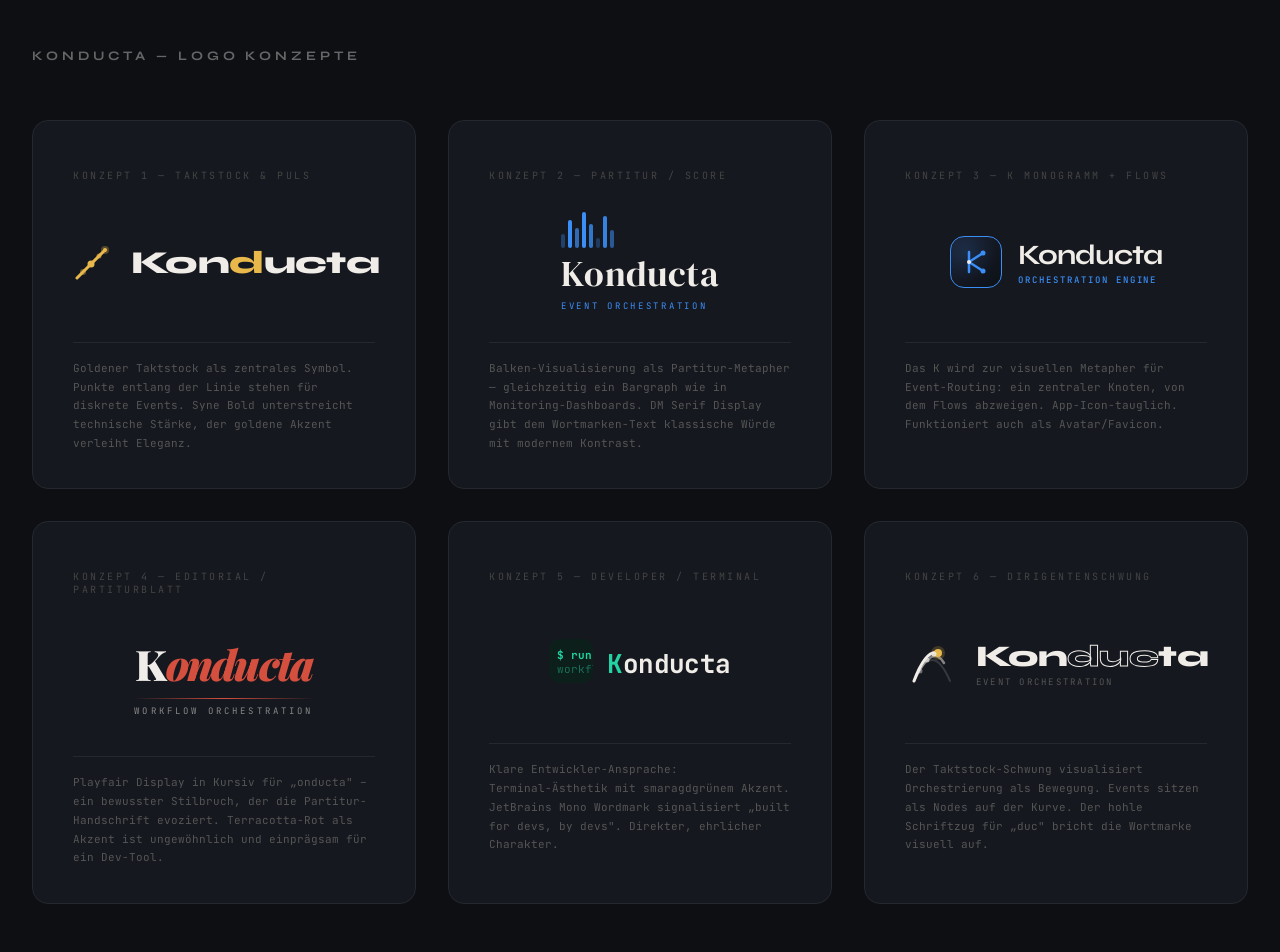
<file: HTML/index.html>
<!DOCTYPE html>
<html lang="de">
<head>
<meta charset="UTF-8">
<meta name="viewport" content="width=device-width, initial-scale=1.0">
<title>Konducta – Logo Konzepte</title>
<style>
  @import url('https://fonts.googleapis.com/css2?family=DM+Serif+Display:ital@0;1&family=JetBrains+Mono:wght@300;500;700&family=Syne:wght@400;700;800&family=Playfair+Display:wght@700;900&display=swap');

  * { box-sizing: border-box; margin: 0; padding: 0; }

  body {
    background: #0e0f13;
    color: #f0ede8;
    font-family: 'JetBrains Mono', monospace;
    min-height: 100vh;
    padding: 48px 32px;
  }

  h1 {
    font-family: 'Syne', sans-serif;
    font-size: 13px;
    letter-spacing: 0.3em;
    text-transform: uppercase;
    color: #666;
    margin-bottom: 56px;
  }

  .grid {
    display: grid;
    grid-template-columns: repeat(auto-fit, minmax(340px, 1fr));
    gap: 32px;
  }

  .card {
    background: #16181f;
    border: 1px solid #252830;
    border-radius: 16px;
    padding: 48px 40px 36px;
    display: flex;
    flex-direction: column;
    gap: 20px;
  }

  .card-label {
    font-size: 10px;
    letter-spacing: 0.25em;
    text-transform: uppercase;
    color: #444;
  }

  .logo-area {
    display: flex;
    align-items: center;
    justify-content: center;
    min-height: 120px;
  }

  .desc {
    font-size: 11px;
    color: #555;
    line-height: 1.7;
    border-top: 1px solid #252830;
    padding-top: 16px;
  }

  /* ── Concept 1: Conductor Baton + Waveform ── */
  .logo-1 {
    display: flex;
    align-items: center;
    gap: 14px;
  }
  .logo-1 .icon-1 {
    width: 48px;
    height: 48px;
    position: relative;
    flex-shrink: 0;
  }
  .logo-1 .wordmark {
    font-family: 'Syne', sans-serif;
    font-size: 32px;
    font-weight: 800;
    letter-spacing: -0.02em;
    color: #f0ede8;
  }
  .logo-1 .wordmark span { color: #e8b84b; }

  /* ── Concept 2: Score Lines ── */
  .logo-2 {
    display: flex;
    flex-direction: column;
    align-items: flex-start;
    gap: 8px;
  }
  .logo-2 .score {
    display: flex;
    gap: 3px;
    align-items: flex-end;
    height: 36px;
  }
  .logo-2 .bar {
    width: 4px;
    border-radius: 2px;
    background: #3a8ef6;
  }
  .logo-2 .wordmark {
    font-family: 'DM Serif Display', serif;
    font-size: 36px;
    letter-spacing: 0.01em;
    color: #f0ede8;
    line-height: 1;
  }
  .logo-2 .tag {
    font-family: 'JetBrains Mono', monospace;
    font-size: 9px;
    letter-spacing: 0.3em;
    text-transform: uppercase;
    color: #3a8ef6;
  }

  /* ── Concept 3: K Monogram with flow lines ── */
  .logo-3 {
    display: flex;
    align-items: center;
    gap: 16px;
  }
  .logo-3 .monogram {
    width: 52px; height: 52px;
    border-radius: 14px;
    background: linear-gradient(135deg, #1a1f2e 0%, #0d1117 100%);
    border: 1.5px solid #3a8ef6;
    display: flex; align-items: center; justify-content: center;
    position: relative;
    overflow: hidden;
    flex-shrink: 0;
  }
  .logo-3 .monogram::before {
    content: '';
    position: absolute;
    inset: 0;
    background: radial-gradient(circle at 30% 30%, rgba(58,142,246,0.15), transparent 60%);
  }
  .logo-3 .monogram svg { position: relative; z-index: 1; }
  .logo-3 .right { display: flex; flex-direction: column; gap: 2px; }
  .logo-3 .wordmark {
    font-family: 'Syne', sans-serif;
    font-size: 28px;
    font-weight: 700;
    letter-spacing: -0.03em;
    color: #f0ede8;
  }
  .logo-3 .sub {
    font-size: 9px;
    letter-spacing: 0.22em;
    text-transform: uppercase;
    color: #3a8ef6;
    font-weight: 500;
  }

  /* ── Concept 4: Minimal Wordmark ── */
  .logo-4 {
    display: flex;
    flex-direction: column;
    align-items: center;
    gap: 6px;
  }
  .logo-4 .wordmark {
    font-family: 'Playfair Display', serif;
    font-size: 42px;
    font-weight: 900;
    letter-spacing: -0.04em;
    color: #f0ede8;
    position: relative;
  }
  .logo-4 .wordmark .accent { color: #d44f3e; font-style: italic; }
  .logo-4 .rule {
    width: 100%;
    height: 1.5px;
    background: linear-gradient(90deg, transparent, #d44f3e, transparent);
  }
  .logo-4 .sub {
    font-family: 'JetBrains Mono', monospace;
    font-size: 9px;
    letter-spacing: 0.35em;
    text-transform: uppercase;
    color: #888;
  }

  /* ── Concept 5: Circuit / event routing ── */
  .logo-5 {
    display: flex;
    align-items: center;
    gap: 14px;
  }
  .logo-5 .icon { flex-shrink: 0; }
  .logo-5 .wordmark {
    font-family: 'JetBrains Mono', monospace;
    font-size: 26px;
    font-weight: 700;
    letter-spacing: -0.02em;
    color: #f0ede8;
  }
  .logo-5 .wordmark .k { color: #22d3a3; }

  /* ── Concept 6: Orchestral arc ── */
  .logo-6 {
    display: flex;
    align-items: center;
    gap: 16px;
  }
  .logo-6 .emblem {
    width: 56px; height: 56px;
    flex-shrink: 0;
  }
  .logo-6 .wordmark {
    font-family: 'Syne', sans-serif;
    font-size: 30px;
    font-weight: 800;
    letter-spacing: -0.02em;
    color: #f0ede8;
  }
  .logo-6 .wordmark em {
    font-style: normal;
    color: transparent;
    -webkit-text-stroke: 1px #f0ede8;
  }
  .logo-6 .sub {
    font-size: 9px;
    letter-spacing: 0.25em;
    text-transform: uppercase;
    color: #555;
    margin-top: 2px;
  }

</style>
</head>
<body>

<h1>Konducta — Logo Konzepte</h1>

<div class="grid">

  <!-- Concept 1: Baton + event pulse -->
  <div class="card">
    <div class="card-label">Konzept 1 — Taktstock &amp; Puls</div>
    <div class="logo-area">
      <div class="logo-1">
        <div class="icon-1">
          <svg width="48" height="48" viewBox="0 0 48 48" fill="none">
            <!-- baton diagonal -->
            <line x1="8" y1="40" x2="36" y2="12" stroke="#e8b84b" stroke-width="3" stroke-linecap="round"/>
            <!-- event pulse dots on the baton -->
            <circle cx="14" cy="34" r="3" fill="#e8b84b" opacity="0.4"/>
            <circle cx="22" cy="26" r="3.5" fill="#e8b84b"/>
            <circle cx="30" cy="18" r="2.5" fill="#e8b84b" opacity="0.6"/>
            <!-- tip glow -->
            <circle cx="36" cy="12" r="4" fill="#e8b84b" opacity="0.3"/>
            <circle cx="36" cy="12" r="2" fill="#e8b84b"/>
          </svg>
        </div>
        <div class="wordmark">Kon<span>d</span>ucta</div>
      </div>
    </div>
    <div class="desc">Goldener Taktstock als zentrales Symbol. Punkte entlang der Linie stehen für diskrete Events. Syne Bold unterstreicht technische Stärke, der goldene Akzent verleiht Eleganz.</div>
  </div>

  <!-- Concept 2: Score bars -->
  <div class="card">
    <div class="card-label">Konzept 2 — Partitur / Score</div>
    <div class="logo-area">
      <div class="logo-2">
        <div class="score">
          <!-- bars of different heights = musical bars = workflow steps -->
          <div class="bar" style="height:14px;opacity:.35;background:#3a8ef6"></div>
          <div class="bar" style="height:28px;background:#3a8ef6"></div>
          <div class="bar" style="height:20px;opacity:.7;background:#3a8ef6"></div>
          <div class="bar" style="height:36px;background:#3a8ef6"></div>
          <div class="bar" style="height:24px;opacity:.8;background:#3a8ef6"></div>
          <div class="bar" style="height:10px;opacity:.3;background:#3a8ef6"></div>
          <div class="bar" style="height:32px;opacity:.9;background:#3a8ef6"></div>
          <div class="bar" style="height:18px;opacity:.55;background:#3a8ef6"></div>
        </div>
        <div class="wordmark">Konducta</div>
        <div class="tag">Event Orchestration</div>
      </div>
    </div>
    <div class="desc">Balken-Visualisierung als Partitur-Metapher — gleichzeitig ein Bargraph wie in Monitoring-Dashboards. DM Serif Display gibt dem Wortmarken-Text klassische Würde mit modernem Kontrast.</div>
  </div>

  <!-- Concept 3: K Monogram -->
  <div class="card">
    <div class="card-label">Konzept 3 — K Monogramm + Flows</div>
    <div class="logo-area">
      <div class="logo-3">
        <div class="monogram">
          <svg width="30" height="30" viewBox="0 0 30 30" fill="none">
            <!-- K shape with flow lines branching out -->
            <line x1="8" y1="5" x2="8" y2="25" stroke="#3a8ef6" stroke-width="2.5" stroke-linecap="round"/>
            <line x1="8" y1="15" x2="22" y2="6" stroke="#3a8ef6" stroke-width="2.5" stroke-linecap="round"/>
            <line x1="8" y1="15" x2="22" y2="24" stroke="#3a8ef6" stroke-width="2.5" stroke-linecap="round"/>
            <!-- small node dots -->
            <circle cx="22" cy="6" r="2.5" fill="#3a8ef6"/>
            <circle cx="22" cy="24" r="2.5" fill="#3a8ef6"/>
            <circle cx="8" cy="15" r="2" fill="#f0ede8"/>
          </svg>
        </div>
        <div class="right">
          <div class="wordmark">Konducta</div>
          <div class="sub">Orchestration Engine</div>
        </div>
      </div>
    </div>
    <div class="desc">Das K wird zur visuellen Metapher für Event-Routing: ein zentraler Knoten, von dem Flows abzweigen. App-Icon-tauglich. Funktioniert auch als Avatar/Favicon.</div>
  </div>

  <!-- Concept 4: Editorial serif with red accent -->
  <div class="card">
    <div class="card-label">Konzept 4 — Editorial / Partiturblatt</div>
    <div class="logo-area">
      <div class="logo-4">
        <div class="wordmark">K<span class="accent">onducta</span></div>
        <div class="rule"></div>
        <div class="sub">Workflow Orchestration</div>
      </div>
    </div>
    <div class="desc">Playfair Display in Kursiv für „onducta" – ein bewusster Stilbruch, der die Partitur-Handschrift evoziert. Terracotta-Rot als Akzent ist ungewöhnlich und einprägsam für ein Dev-Tool.</div>
  </div>

  <!-- Concept 5: Mono / terminal style -->
  <div class="card">
    <div class="card-label">Konzept 5 — Developer / Terminal</div>
    <div class="logo-area">
      <div class="logo-5">
        <div class="icon">
          <svg width="44" height="44" viewBox="0 0 44 44" fill="none">
            <rect width="44" height="44" rx="10" fill="#0d1f1a"/>
            <!-- terminal prompt -->
            <text x="8" y="20" font-family="JetBrains Mono, monospace" font-size="11" fill="#22d3a3" font-weight="700">$ run</text>
            <text x="8" y="34" font-family="JetBrains Mono, monospace" font-size="11" fill="#22d3a3" font-weight="300" opacity="0.5">workflow</text>
          </svg>
        </div>
        <div class="wordmark"><span class="k">K</span>onducta</div>
      </div>
    </div>
    <div class="desc">Klare Entwickler-Ansprache: Terminal-Ästhetik mit smaragdgrünem Akzent. JetBrains Mono Wordmark signalisiert „built for devs, by devs". Direkter, ehrlicher Charakter.</div>
  </div>

  <!-- Concept 6: Arc / baton sweep -->
  <div class="card">
    <div class="card-label">Konzept 6 — Dirigentenschwung</div>
    <div class="logo-area">
      <div class="logo-6">
        <div class="emblem">
          <svg width="56" height="56" viewBox="0 0 56 56" fill="none">
            <!-- arc representing conductor's sweep -->
            <path d="M10 46 Q28 4 46 46" stroke="#f0ede8" stroke-width="2" fill="none" stroke-linecap="round" opacity="0.15"/>
            <path d="M10 46 Q28 8 40 28" stroke="#f0ede8" stroke-width="2.5" fill="none" stroke-linecap="round" opacity="0.5"/>
            <path d="M10 46 Q22 14 34 18" stroke="#f0ede8" stroke-width="3" fill="none" stroke-linecap="round"/>
            <!-- baton tip -->
            <circle cx="34" cy="18" r="4" fill="#e8b84b"/>
            <circle cx="34" cy="18" r="7" fill="#e8b84b" opacity="0.2"/>
            <!-- event nodes along path -->
            <circle cx="16" cy="36" r="2.5" fill="#f0ede8" opacity="0.4"/>
            <circle cx="23" cy="25" r="2.5" fill="#f0ede8" opacity="0.65"/>
            <circle cx="30" cy="19" r="2.5" fill="#f0ede8" opacity="0.85"/>
          </svg>
        </div>
        <div>
          <div class="wordmark">Kon<em>duc</em>ta</div>
          <div class="sub">Event Orchestration</div>
        </div>
      </div>
    </div>
    <div class="desc">Der Taktstock-Schwung visualisiert Orchestrierung als Bewegung. Events sitzen als Nodes auf der Kurve. Der hohle Schriftzug für „duc" bricht die Wortmarke visuell auf.</div>
  </div>

</div>

</body>
</html>
</file>
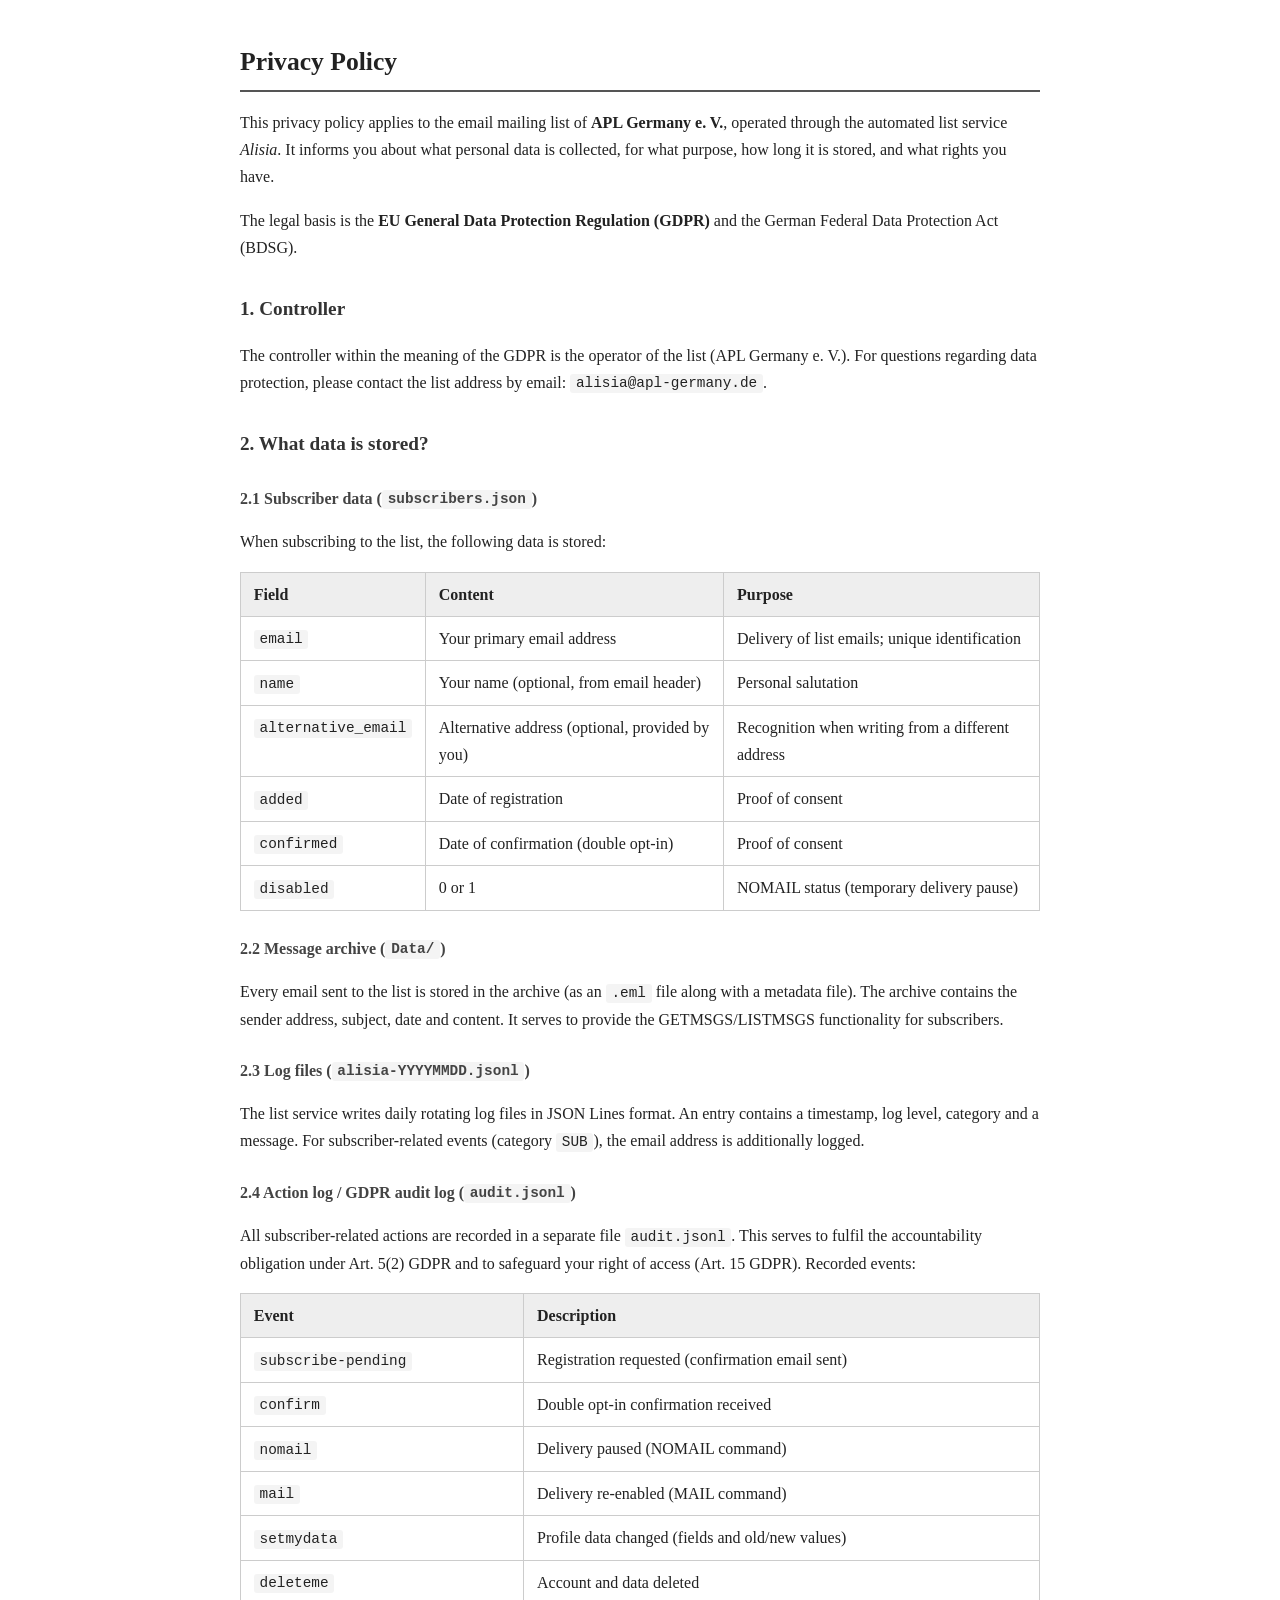
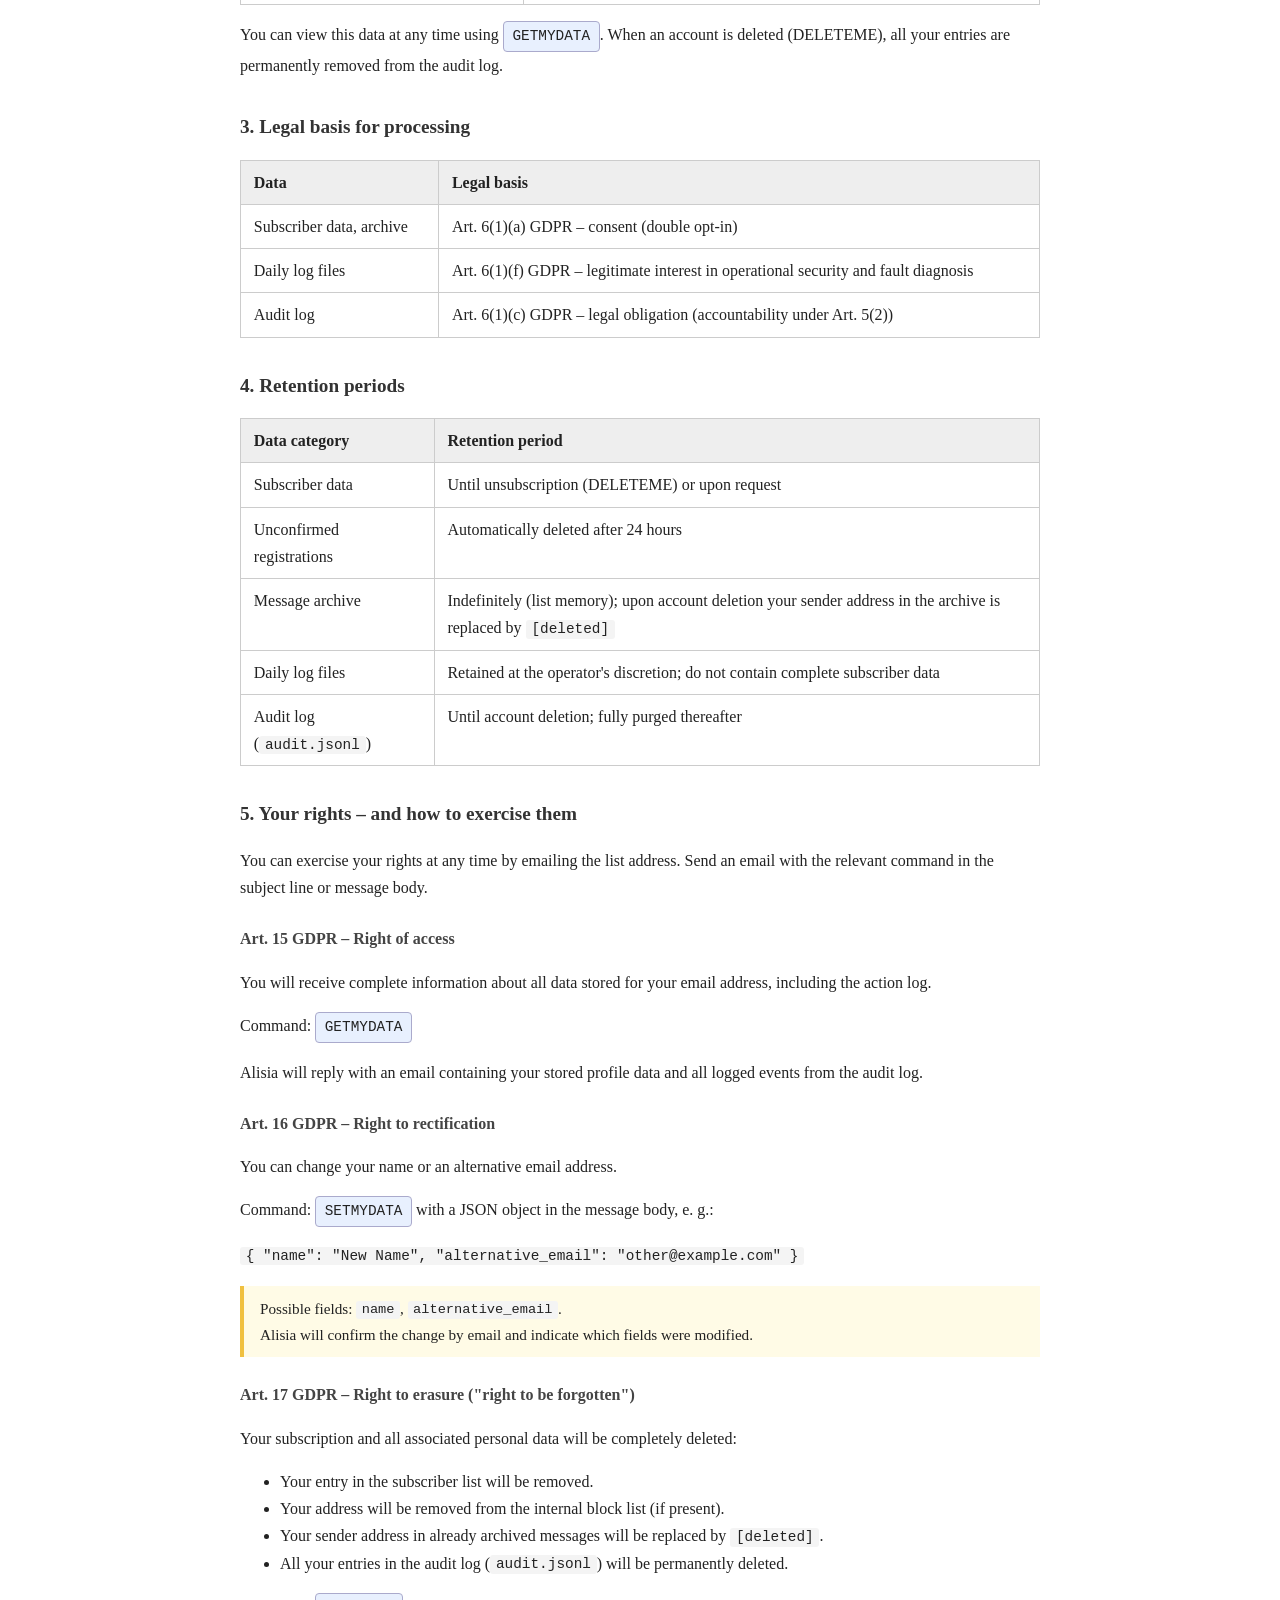
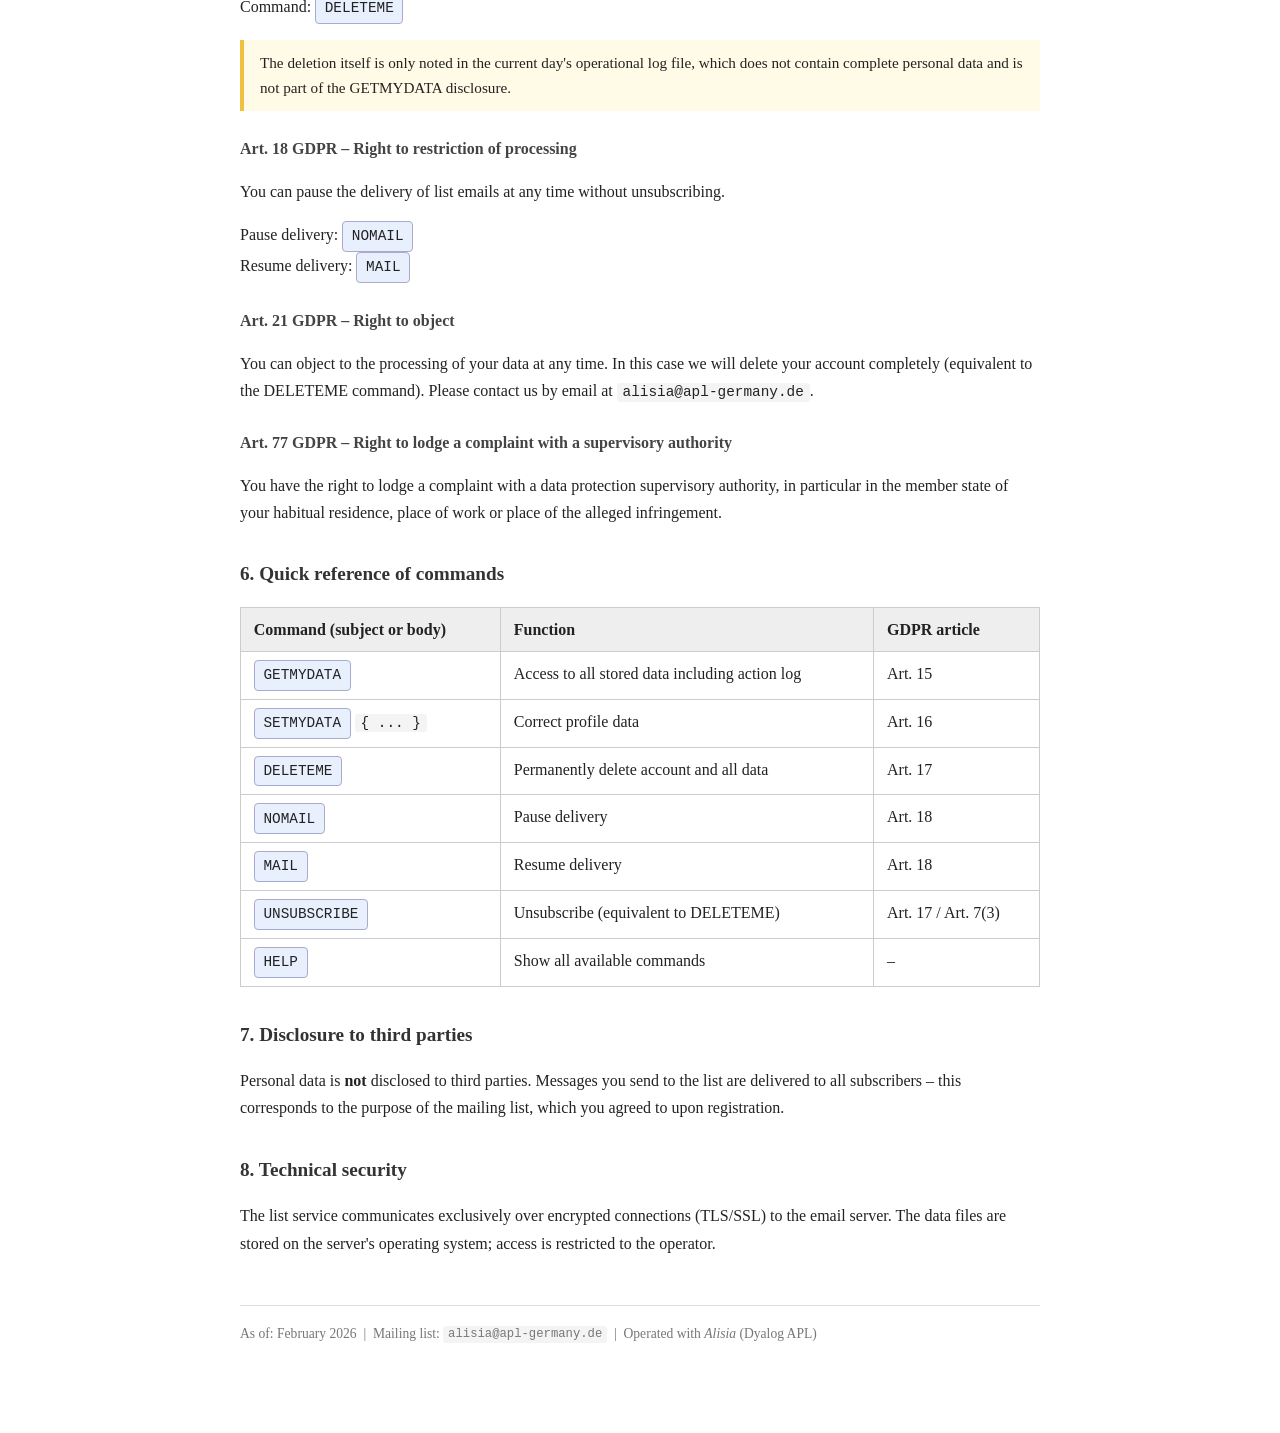
<file: HTML/gdpr.html>
<!DOCTYPE html>
<html lang="en">
<head>
  <meta charset="UTF-8">
  <meta name="viewport" content="width=device-width, initial-scale=1.0">
  <title>Privacy Policy – APL Germany Mailing List</title>
  <style>
    body {
      font-family: Georgia, 'Times New Roman', serif;
      font-size: 1rem;
      line-height: 1.7;
      color: #222;
      max-width: 800px;
      margin: 2rem auto;
      padding: 0 1.5rem 4rem;
    }
    h1 { font-size: 1.6rem; border-bottom: 2px solid #555; padding-bottom: .4rem; margin-top: 2.5rem; }
    h2 { font-size: 1.2rem; margin-top: 2rem; color: #333; }
    h3 { font-size: 1rem; margin-top: 1.5rem; color: #444; }
    code {
      font-family: 'Lucida Console', Monaco, monospace;
      background: #f4f4f4;
      padding: .1em .4em;
      border-radius: 3px;
      font-size: .9em;
    }
    table {
      border-collapse: collapse;
      width: 100%;
      margin: 1rem 0;
    }
    th, td {
      border: 1px solid #ccc;
      padding: .5rem .8rem;
      text-align: left;
      vertical-align: top;
    }
    th { background: #eee; font-weight: bold; }
    .cmd {
      display: inline-block;
      background: #e8f0fe;
      border: 1px solid #aac;
      border-radius: 4px;
      padding: .15em .6em;
      font-family: 'Lucida Console', Monaco, monospace;
      font-size: .9em;
    }
    .note {
      background: #fffbe6;
      border-left: 4px solid #f0c040;
      padding: .6rem 1rem;
      margin: 1rem 0;
      font-size: .95rem;
    }
    footer {
      margin-top: 3rem;
      font-size: .85rem;
      color: #777;
      border-top: 1px solid #ddd;
      padding-top: 1rem;
    }
  </style>
</head>
<body>

<h1>Privacy Policy</h1>
<p>
  This privacy policy applies to the email mailing list of <strong>APL Germany e.&nbsp;V.</strong>,
  operated through the automated list service <em>Alisia</em>.
  It informs you about what personal data is collected, for what purpose,
  how long it is stored, and what rights you have.
</p>
<p>
  The legal basis is the <strong>EU General Data Protection Regulation (GDPR)</strong> and the
  German Federal Data Protection Act (BDSG).
</p>

<h2>1. Controller</h2>
<p>
  The controller within the meaning of the GDPR is the operator of the list (APL Germany e.&nbsp;V.).
  For questions regarding data protection, please contact the list address by email:
  <code>alisia@apl-germany.de</code>.
</p>

<h2>2. What data is stored?</h2>

<h3>2.1 Subscriber data (<code>subscribers.json</code>)</h3>
<p>When subscribing to the list, the following data is stored:</p>
<table>
  <tr><th>Field</th><th>Content</th><th>Purpose</th></tr>
  <tr><td><code>email</code></td><td>Your primary email address</td><td>Delivery of list emails; unique identification</td></tr>
  <tr><td><code>name</code></td><td>Your name (optional, from email header)</td><td>Personal salutation</td></tr>
  <tr><td><code>alternative_email</code></td><td>Alternative address (optional, provided by you)</td><td>Recognition when writing from a different address</td></tr>
  <tr><td><code>added</code></td><td>Date of registration</td><td>Proof of consent</td></tr>
  <tr><td><code>confirmed</code></td><td>Date of confirmation (double opt-in)</td><td>Proof of consent</td></tr>
  <tr><td><code>disabled</code></td><td>0 or 1</td><td>NOMAIL status (temporary delivery pause)</td></tr>
</table>

<h3>2.2 Message archive (<code>Data/</code>)</h3>
<p>
  Every email sent to the list is stored in the archive (as an <code>.eml</code> file
  along with a metadata file). The archive contains the sender address, subject, date and content.
  It serves to provide the GETMSGS/LISTMSGS functionality for subscribers.
</p>

<h3>2.3 Log files (<code>alisia-YYYYMMDD.jsonl</code>)</h3>
<p>
  The list service writes daily rotating log files in JSON Lines format.
  An entry contains a timestamp, log level, category and a message.
  For subscriber-related events (category <code>SUB</code>), the email address is additionally logged.
</p>

<h3>2.4 Action log / GDPR audit log (<code>audit.jsonl</code>)</h3>
<p>
  All subscriber-related actions are recorded in a separate file
  <code>audit.jsonl</code>. This serves to fulfil the accountability obligation
  under Art. 5(2) GDPR and to safeguard your right of access (Art. 15 GDPR). Recorded events:
</p>
<table>
  <tr><th>Event</th><th>Description</th></tr>
  <tr><td><code>subscribe-pending</code></td><td>Registration requested (confirmation email sent)</td></tr>
  <tr><td><code>confirm</code></td><td>Double opt-in confirmation received</td></tr>
  <tr><td><code>nomail</code></td><td>Delivery paused (NOMAIL command)</td></tr>
  <tr><td><code>mail</code></td><td>Delivery re-enabled (MAIL command)</td></tr>
  <tr><td><code>setmydata</code></td><td>Profile data changed (fields and old/new values)</td></tr>
  <tr><td><code>deleteme</code></td><td>Account and data deleted</td></tr>
</table>
<p>
  You can view this data at any time using <span class="cmd">GETMYDATA</span>.
  When an account is deleted (DELETEME), all your entries are permanently removed from the audit log.
</p>

<h2>3. Legal basis for processing</h2>
<table>
  <tr><th>Data</th><th>Legal basis</th></tr>
  <tr><td>Subscriber data, archive</td><td>Art. 6(1)(a) GDPR – consent (double opt-in)</td></tr>
  <tr><td>Daily log files</td><td>Art. 6(1)(f) GDPR – legitimate interest in operational security and fault diagnosis</td></tr>
  <tr><td>Audit log</td><td>Art. 6(1)(c) GDPR – legal obligation (accountability under Art. 5(2))</td></tr>
</table>

<h2>4. Retention periods</h2>
<table>
  <tr><th>Data category</th><th>Retention period</th></tr>
  <tr><td>Subscriber data</td><td>Until unsubscription (DELETEME) or upon request</td></tr>
  <tr><td>Unconfirmed registrations</td><td>Automatically deleted after 24 hours</td></tr>
  <tr><td>Message archive</td><td>Indefinitely (list memory); upon account deletion your sender address in the archive is replaced by <code>[deleted]</code></td></tr>
  <tr><td>Daily log files</td><td>Retained at the operator's discretion; do not contain complete subscriber data</td></tr>
  <tr><td>Audit log (<code>audit.jsonl</code>)</td><td>Until account deletion; fully purged thereafter</td></tr>
</table>

<h2>5. Your rights – and how to exercise them</h2>
<p>
  You can exercise your rights at any time by emailing the list address.
  Send an email with the relevant command in the subject line or message body.
</p>

<h3>Art. 15 GDPR – Right of access</h3>
<p>
  You will receive complete information about all data stored for your email address,
  including the action log.
</p>
<p>Command: <span class="cmd">GETMYDATA</span></p>
<p>
  Alisia will reply with an email containing your stored profile data and
  all logged events from the audit log.
</p>

<h3>Art. 16 GDPR – Right to rectification</h3>
<p>
  You can change your name or an alternative email address.
</p>
<p>Command: <span class="cmd">SETMYDATA</span> with a JSON object in the message body, e.&nbsp;g.:</p>
<pre><code>{ "name": "New Name", "alternative_email": "other@example.com" }</code></pre>
<div class="note">
  Possible fields: <code>name</code>, <code>alternative_email</code>.<br>
  Alisia will confirm the change by email and indicate which fields were modified.
</div>

<h3>Art. 17 GDPR – Right to erasure ("right to be forgotten")</h3>
<p>
  Your subscription and all associated personal data will be completely deleted:
</p>
<ul>
  <li>Your entry in the subscriber list will be removed.</li>
  <li>Your address will be removed from the internal block list (if present).</li>
  <li>Your sender address in already archived messages will be replaced by <code>[deleted]</code>.</li>
  <li>All your entries in the audit log (<code>audit.jsonl</code>) will be permanently deleted.</li>
</ul>
<p>Command: <span class="cmd">DELETEME</span></p>
<div class="note">
  The deletion itself is only noted in the current day's operational log file,
  which does not contain complete personal data and is not part of the GETMYDATA disclosure.
</div>

<h3>Art. 18 GDPR – Right to restriction of processing</h3>
<p>
  You can pause the delivery of list emails at any time without unsubscribing.
</p>
<p>
  Pause delivery: <span class="cmd">NOMAIL</span><br>
  Resume delivery: <span class="cmd">MAIL</span>
</p>

<h3>Art. 21 GDPR – Right to object</h3>
<p>
  You can object to the processing of your data at any time.
  In this case we will delete your account completely (equivalent to the DELETEME command).
  Please contact us by email at <code>alisia@apl-germany.de</code>.
</p>

<h3>Art. 77 GDPR – Right to lodge a complaint with a supervisory authority</h3>
<p>
  You have the right to lodge a complaint with a data protection supervisory authority,
  in particular in the member state of your habitual residence, place of work
  or place of the alleged infringement.
</p>

<h2>6. Quick reference of commands</h2>
<table>
  <tr><th>Command (subject or body)</th><th>Function</th><th>GDPR article</th></tr>
  <tr><td><span class="cmd">GETMYDATA</span></td><td>Access to all stored data including action log</td><td>Art. 15</td></tr>
  <tr><td><span class="cmd">SETMYDATA</span> <code>{ ... }</code></td><td>Correct profile data</td><td>Art. 16</td></tr>
  <tr><td><span class="cmd">DELETEME</span></td><td>Permanently delete account and all data</td><td>Art. 17</td></tr>
  <tr><td><span class="cmd">NOMAIL</span></td><td>Pause delivery</td><td>Art. 18</td></tr>
  <tr><td><span class="cmd">MAIL</span></td><td>Resume delivery</td><td>Art. 18</td></tr>
  <tr><td><span class="cmd">UNSUBSCRIBE</span></td><td>Unsubscribe (equivalent to DELETEME)</td><td>Art. 17 / Art. 7(3)</td></tr>
  <tr><td><span class="cmd">HELP</span></td><td>Show all available commands</td><td>–</td></tr>
</table>

<h2>7. Disclosure to third parties</h2>
<p>
  Personal data is <strong>not</strong> disclosed to third parties.
  Messages you send to the list are delivered to all subscribers –
  this corresponds to the purpose of the mailing list, which you agreed to upon registration.
</p>

<h2>8. Technical security</h2>
<p>
  The list service communicates exclusively over encrypted connections (TLS/SSL)
  to the email server. The data files are stored on the server's operating system;
  access is restricted to the operator.
</p>

<footer>
  As of: February 2026 &nbsp;|&nbsp;
  Mailing list: <code>alisia@apl-germany.de</code> &nbsp;|&nbsp;
  Operated with <em>Alisia</em> (Dyalog APL)
</footer>

</body>
</html>
</file>
